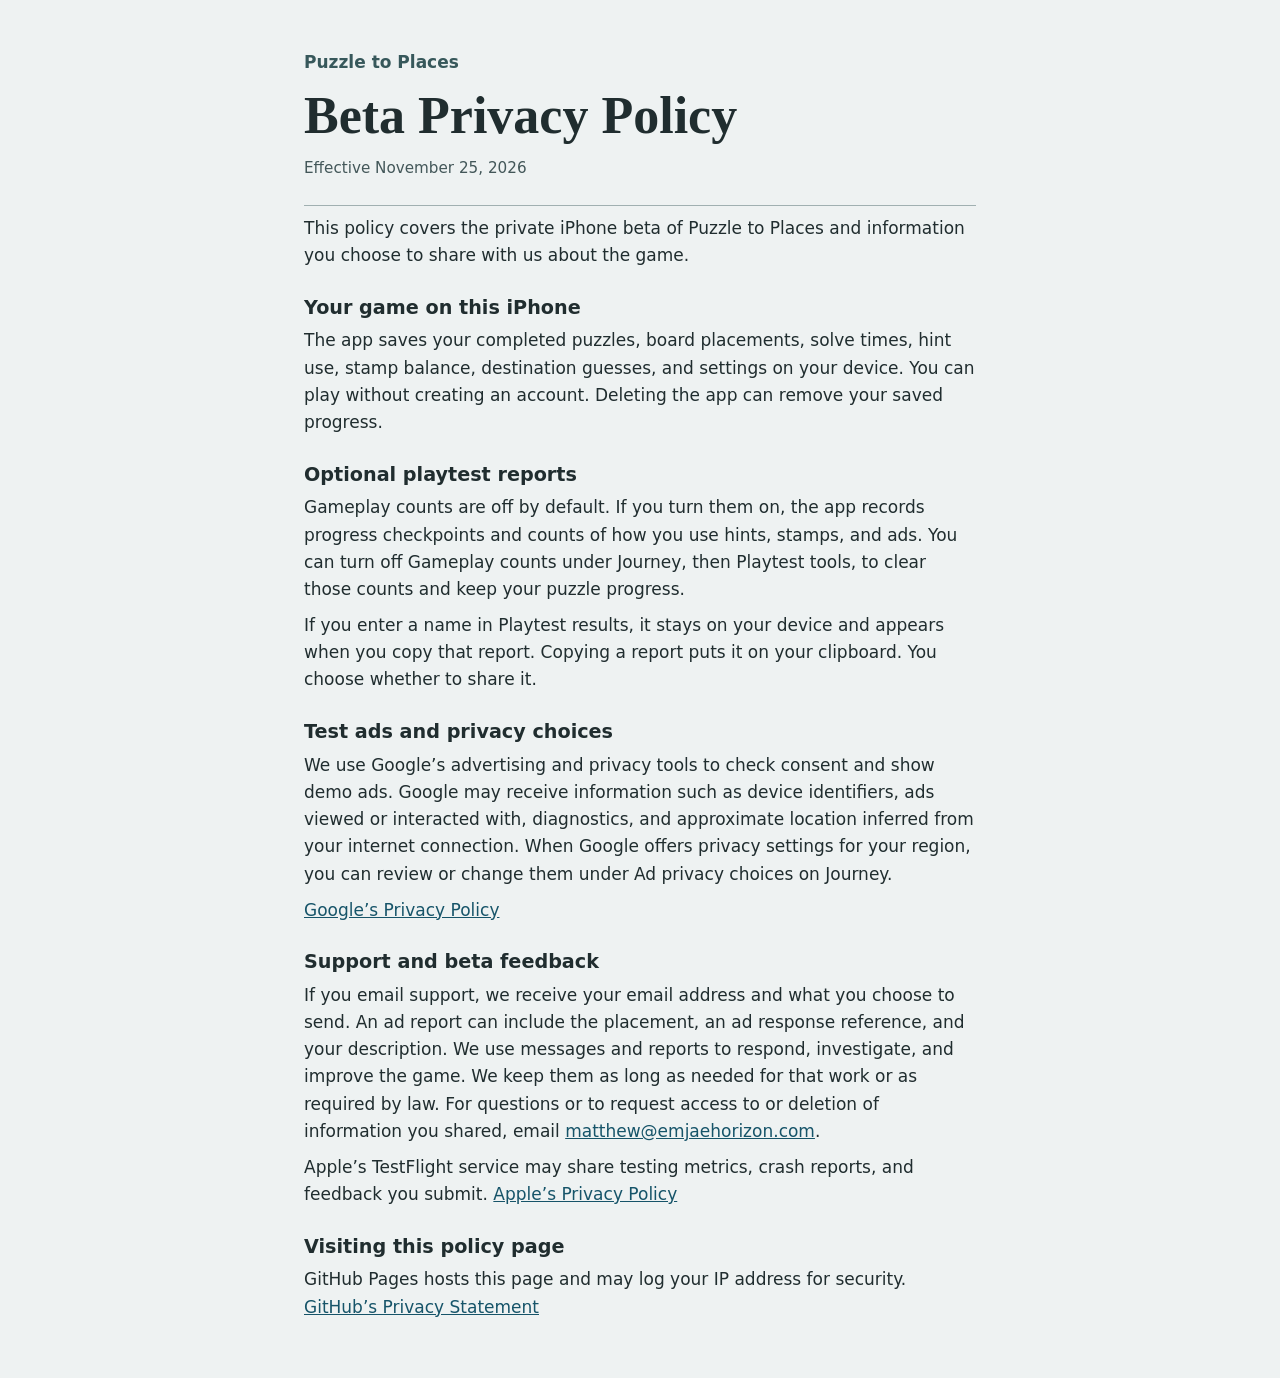
<file: index.html>
<!doctype html>
<html lang="en">
  <head>
    <meta charset="utf-8">
    <meta name="viewport" content="width=device-width, initial-scale=1">
    <meta name="robots" content="noindex, nofollow">
    <title>Beta Privacy Policy | Puzzle to Places</title>
    <style>
      :root { color-scheme: light; background: #eef2f2; color: #202d2f; }
      body { margin: 0; font: 1.0625rem/1.6 system-ui, sans-serif; }
      main { max-width: 42rem; margin: 0 auto; padding: 2.5rem clamp(1.125rem, 5vw, 2.5rem) 3rem; }
      header { padding-bottom: 1rem; border-bottom: 1px solid #a0b0b1; }
      h1, h2 { line-height: 1.2; }
      h1 { margin: .25rem 0 .5rem; font-family: Georgia, serif; font-size: clamp(2rem, 6vw, 3.25rem); }
      h2 { margin: 1.65rem 0 .4rem; font-size: 1.2rem; }
      p { margin: .55rem 0; }
      a { color: #165469; overflow-wrap: anywhere; }
      a:focus-visible { outline: 2px solid #165469; outline-offset: 3px; }
      .app { color: #37585b; font-weight: 650; }
      .date { color: #435759; font-size: .95rem; }
    </style>
  </head>
  <body>
    <main>
      <header>
        <p class="app">Puzzle to Places</p>
        <h1>Beta Privacy Policy</h1>
        <p class="date">Effective November 25, 2026</p>
      </header>
      <p>This policy covers the private iPhone beta of Puzzle to Places and information you choose to share with us about the game.</p>

      <h2>Your game on this iPhone</h2>
      <p>The app saves your completed puzzles, board placements, solve times, hint use, stamp balance, destination guesses, and settings on your device. You can play without creating an account. Deleting the app can remove your saved progress.</p>

      <h2>Optional playtest reports</h2>
      <p>Gameplay counts are off by default. If you turn them on, the app records progress checkpoints and counts of how you use hints, stamps, and ads. You can turn off Gameplay counts under Journey, then Playtest tools, to clear those counts and keep your puzzle progress.</p>
      <p>If you enter a name in Playtest results, it stays on your device and appears when you copy that report. Copying a report puts it on your clipboard. You choose whether to share it.</p>

      <h2>Test ads and privacy choices</h2>
      <p>We use Google’s advertising and privacy tools to check consent and show demo ads. Google may receive information such as device identifiers, ads viewed or interacted with, diagnostics, and approximate location inferred from your internet connection. When Google offers privacy settings for your region, you can review or change them under Ad privacy choices on Journey.</p>
      <p><a href="https://policies.google.com/privacy">Google’s Privacy Policy</a></p>

      <h2>Support and beta feedback</h2>
      <p>If you email support, we receive your email address and what you choose to send. An ad report can include the placement, an ad response reference, and your description. We use messages and reports to respond, investigate, and improve the game. We keep them as long as needed for that work or as required by law. For questions or to request access to or deletion of information you shared, email <a href="mailto:matthew@emjaehorizon.com">matthew@emjaehorizon.com</a>.</p>
      <p>Apple’s TestFlight service may share testing metrics, crash reports, and feedback you submit. <a href="https://www.apple.com/legal/privacy/">Apple’s Privacy Policy</a></p>

      <h2>Visiting this policy page</h2>
      <p>GitHub Pages hosts this page and may log your IP address for security. <a href="https://docs.github.com/en/site-policy/privacy-policies/github-general-privacy-statement">GitHub’s Privacy Statement</a></p>
    </main>
  </body>
</html>
</file>
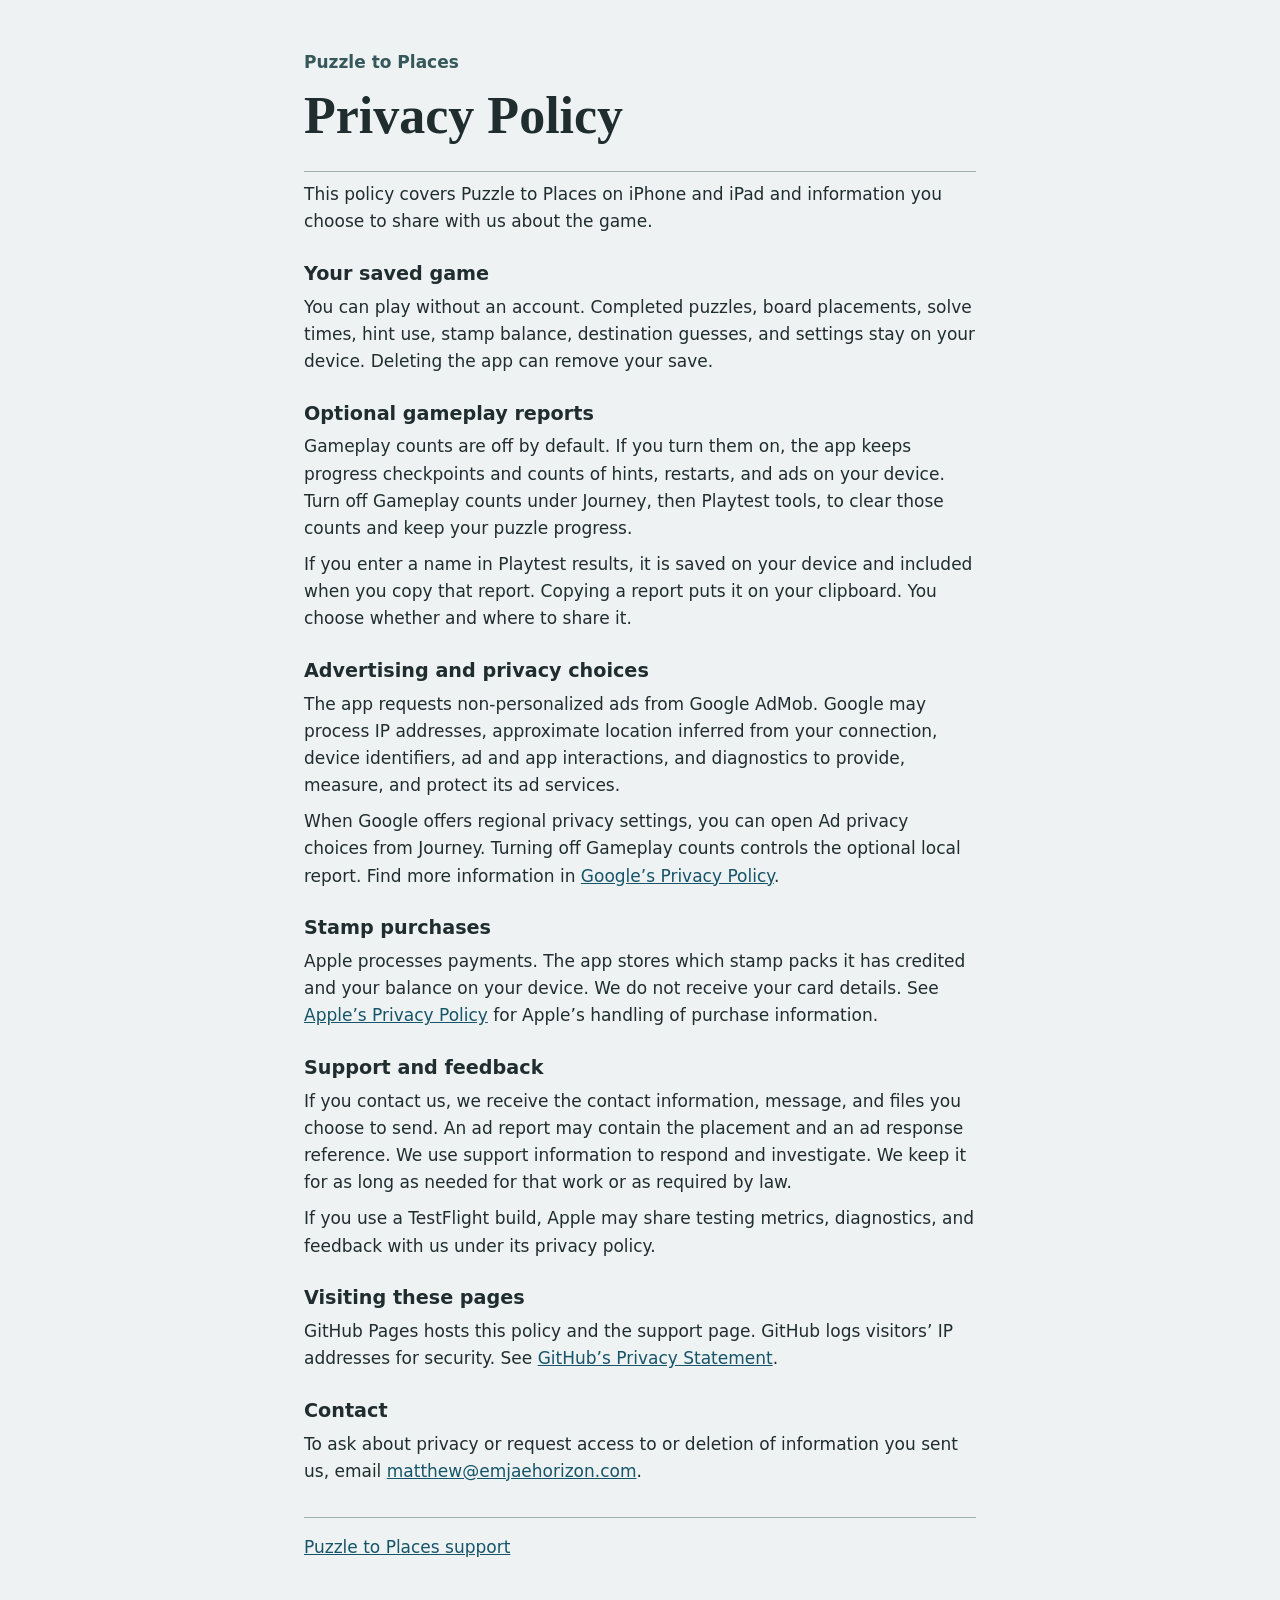
<file: privacy-policy.html>
<!doctype html>
<html lang="en">
<head>
  <meta charset="utf-8">
  <meta name="viewport" content="width=device-width, initial-scale=1">
    <meta name="robots" content="noindex">
  <title>Privacy Policy | Puzzle to Places</title>
  <link rel="stylesheet" href="release-pages.css">
</head>
<body>
  <main>
    <header>
      <p class="app">Puzzle to Places</p>
      <h1>Privacy Policy</h1>
    </header>
    <p>This policy covers Puzzle to Places on iPhone and iPad and information you choose to share with us about the game.</p>
    <h2>Your saved game</h2>
    <p>You can play without an account. Completed puzzles, board placements, solve times, hint use, stamp balance, destination guesses, and settings stay on your device. Deleting the app can remove your save.</p>
    <h2>Optional gameplay reports</h2>
    <p>Gameplay counts are off by default. If you turn them on, the app keeps progress checkpoints and counts of hints, restarts, and ads on your device. Turn off Gameplay counts under Journey, then Playtest tools, to clear those counts and keep your puzzle progress.</p>
    <p>If you enter a name in Playtest results, it is saved on your device and included when you copy that report. Copying a report puts it on your clipboard. You choose whether and where to share it.</p>
    <h2>Advertising and privacy choices</h2>
    <p>The app requests non-personalized ads from Google AdMob. Google may process IP addresses, approximate location inferred from your connection, device identifiers, ad and app interactions, and diagnostics to provide, measure, and protect its ad services.</p>
    <p>When Google offers regional privacy settings, you can open Ad privacy choices from Journey. Turning off Gameplay counts controls the optional local report. Find more information in <a href="https://policies.google.com/privacy">Google’s Privacy Policy</a>.</p>
    <h2>Stamp purchases</h2>
    <p>Apple processes payments. The app stores which stamp packs it has credited and your balance on your device. We do not receive your card details. See <a href="https://www.apple.com/legal/privacy/">Apple’s Privacy Policy</a> for Apple’s handling of purchase information.</p>
    <h2>Support and feedback</h2>
    <p>If you contact us, we receive the contact information, message, and files you choose to send. An ad report may contain the placement and an ad response reference. We use support information to respond and investigate. We keep it for as long as needed for that work or as required by law.</p>
    <p>If you use a TestFlight build, Apple may share testing metrics, diagnostics, and feedback with us under its privacy policy.</p>
    <h2>Visiting these pages</h2>
    <p>GitHub Pages hosts this policy and the support page. GitHub logs visitors’ IP addresses for security. See <a href="https://docs.github.com/en/site-policy/privacy-policies/github-general-privacy-statement">GitHub’s Privacy Statement</a>.</p>
    <h2>Contact</h2>
    <p>To ask about privacy or request access to or deletion of information you sent us, email <a href="mailto:matthew@emjaehorizon.com">matthew@emjaehorizon.com</a>.</p>
    <footer><a href="support.html">Puzzle to Places support</a></footer>
  </main>
</body>
</html>
</file>
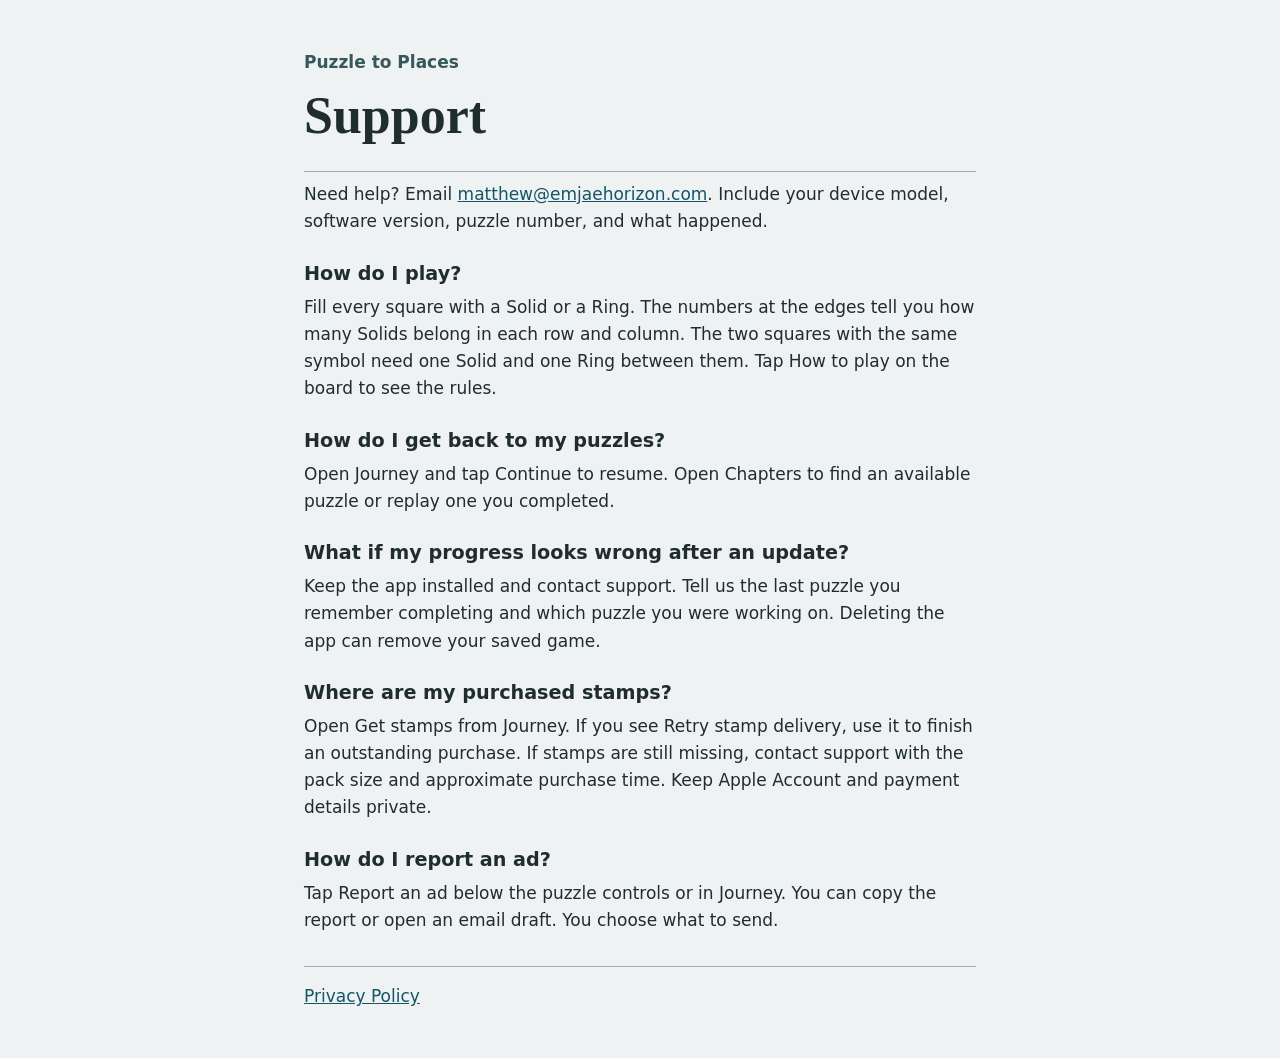
<file: support.html>
<!doctype html>
<html lang="en">
<head>
  <meta charset="utf-8">
  <meta name="viewport" content="width=device-width, initial-scale=1">
    <meta name="robots" content="noindex">
  <title>Support | Puzzle to Places</title>
  <link rel="stylesheet" href="release-pages.css">
</head>
<body>
  <main>
    <header>
      <p class="app">Puzzle to Places</p>
      <h1>Support</h1>
    </header>
    <p>Need help? Email <a href="mailto:matthew@emjaehorizon.com">matthew@emjaehorizon.com</a>. Include your device model, software version, puzzle number, and what happened.</p>
    <h2>How do I play?</h2>
    <p>Fill every square with a Solid or a Ring. The numbers at the edges tell you how many Solids belong in each row and column. The two squares with the same symbol need one Solid and one Ring between them. Tap How to play on the board to see the rules.</p>
    <h2>How do I get back to my puzzles?</h2>
    <p>Open Journey and tap Continue to resume. Open Chapters to find an available puzzle or replay one you completed.</p>
    <h2>What if my progress looks wrong after an update?</h2>
    <p>Keep the app installed and contact support. Tell us the last puzzle you remember completing and which puzzle you were working on. Deleting the app can remove your saved game.</p>
    <h2>Where are my purchased stamps?</h2>
    <p>Open Get stamps from Journey. If you see Retry stamp delivery, use it to finish an outstanding purchase. If stamps are still missing, contact support with the pack size and approximate purchase time. Keep Apple Account and payment details private.</p>
    <h2>How do I report an ad?</h2>
    <p>Tap Report an ad below the puzzle controls or in Journey. You can copy the report or open an email draft. You choose what to send.</p>
    <footer><a href="privacy-policy.html">Privacy Policy</a></footer>
  </main>
</body>
</html>
</file>
<file: release-pages.css>
:root { color-scheme: light; background: #eef2f2; color: #202d2f; }
body { margin: 0; font: 1.0625rem/1.6 system-ui, sans-serif; }
main { max-width: 42rem; margin: 0 auto; padding: 2.5rem clamp(1.125rem, 5vw, 2.5rem) 3rem; }
header, footer { border-color: #a0b0b1; border-style: solid; border-width: 0; }
header { padding-bottom: 1rem; border-bottom-width: 1px; }
footer { margin-top: 2rem; padding-top: 1rem; border-top-width: 1px; }
h1, h2 { line-height: 1.2; }
h1 { margin: .25rem 0 .5rem; font-family: Georgia, serif; font-size: clamp(2rem, 6vw, 3.25rem); }
h2 { margin: 1.65rem 0 .4rem; font-size: 1.2rem; }
p { margin: .55rem 0; }
a { color: #165469; overflow-wrap: anywhere; }
a:focus-visible { outline: 2px solid #165469; outline-offset: 3px; }
.app { color: #37585b; font-weight: 650; }
</file>
